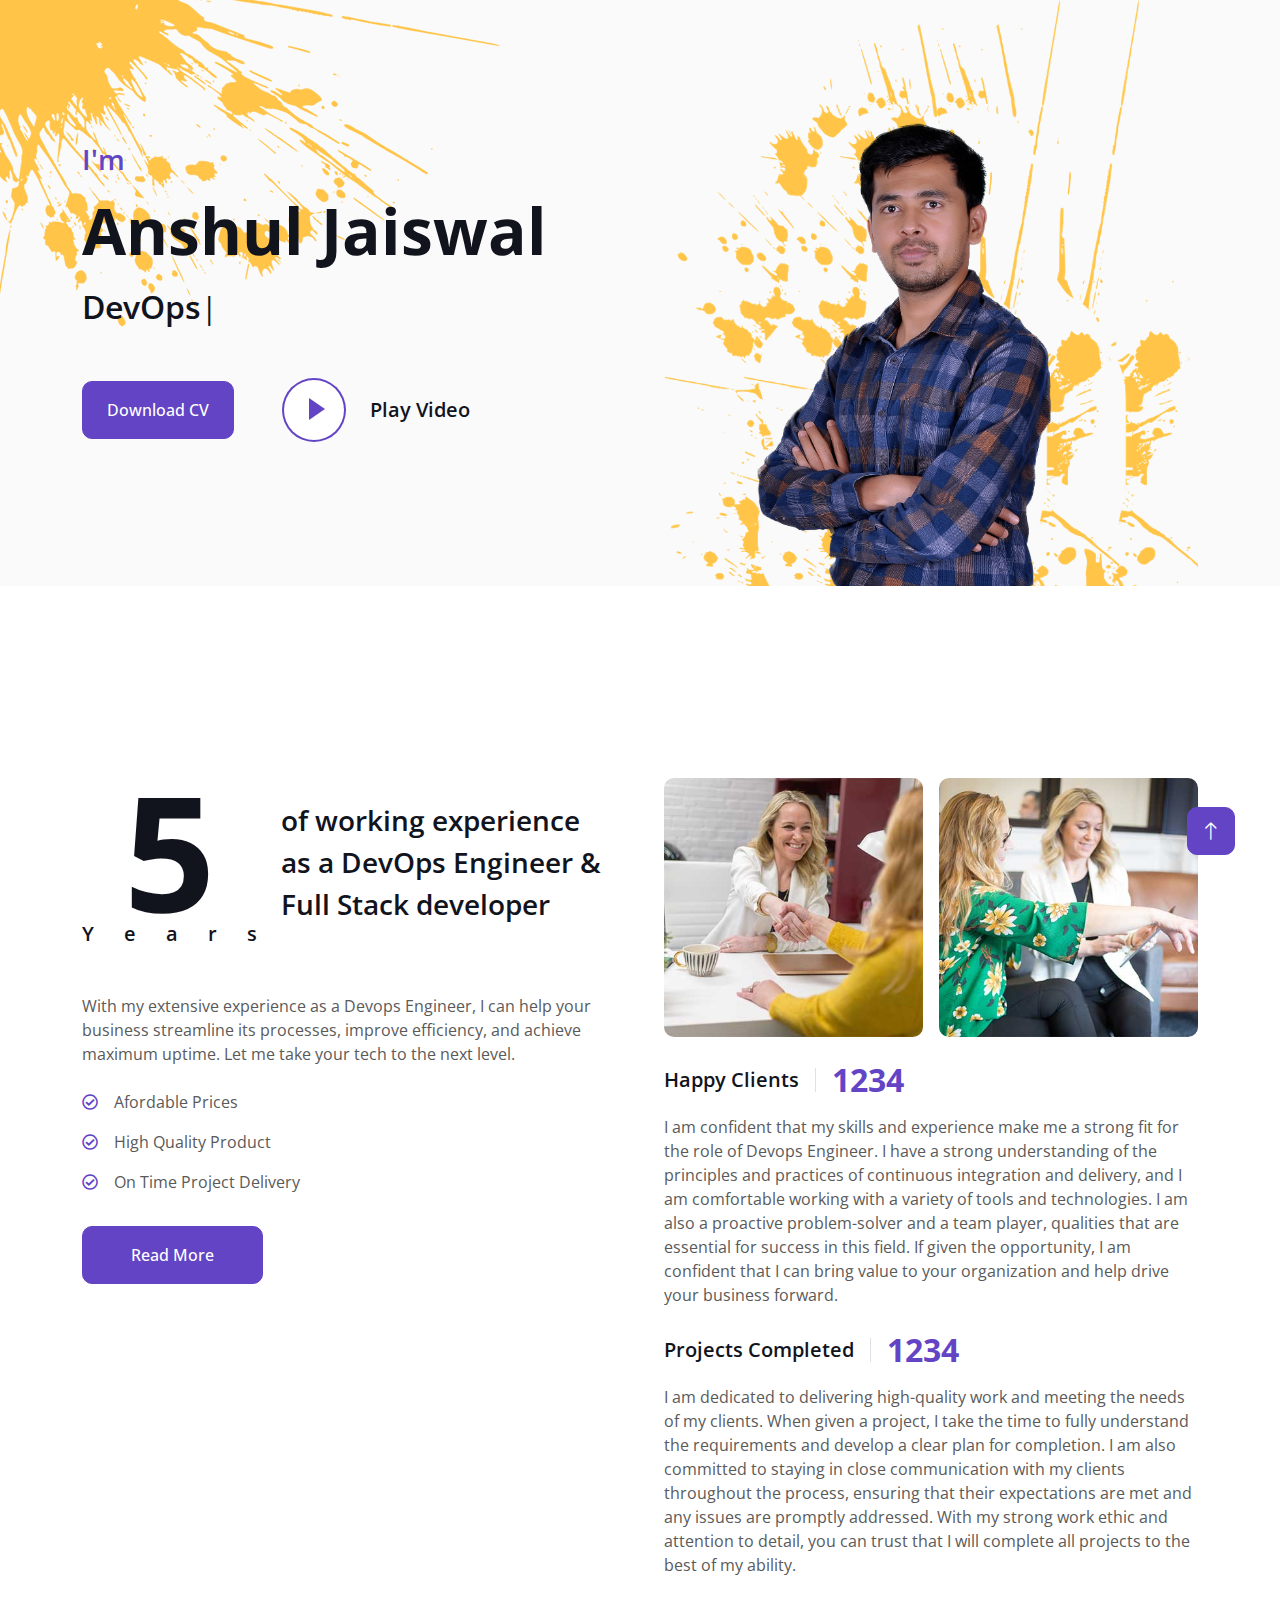
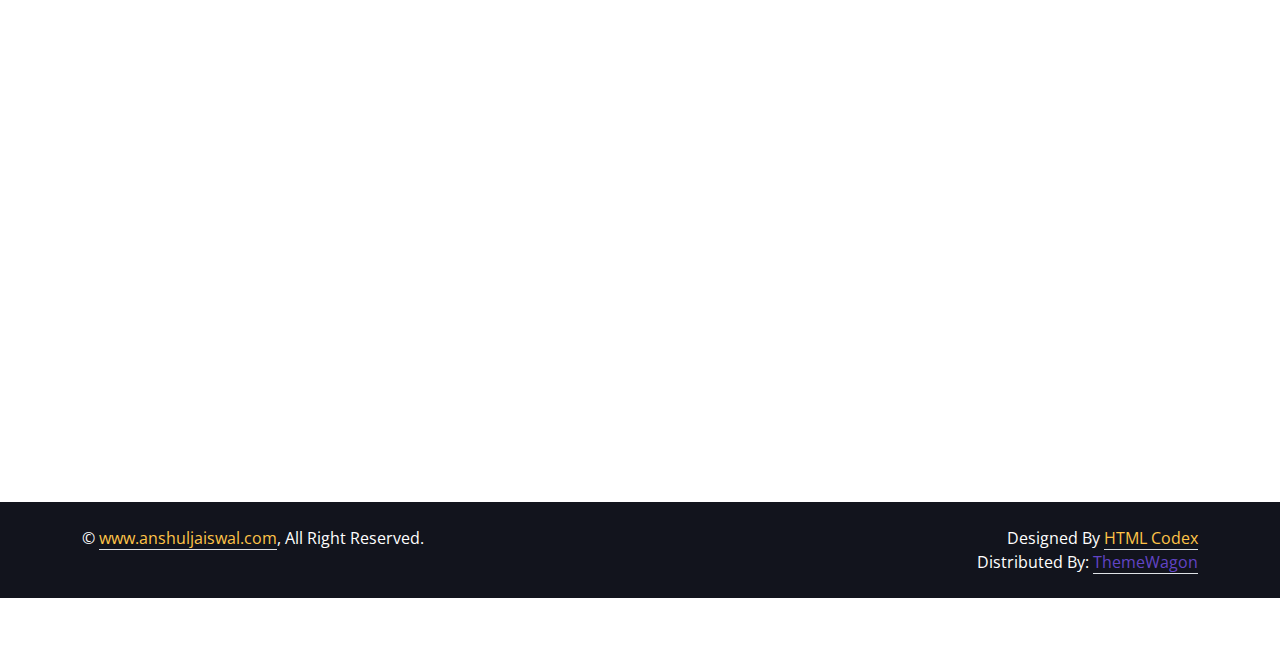
<file: index.html>
<!DOCTYPE html>
<html lang="en">

<head>
    <meta charset="utf-8">
    <title>Anshul Jaiswal - Personal Portfolio Website</title>
    <meta content="width=device-width, initial-scale=1.0" name="viewport">
    <meta content="DevOps Engineer" name="Anshul Jaiswal">
    <meta content="Anshul Jaiswal Portfolio" name="Anshul Jaiswal Portfolio">
    <meta content="Anshul Jaiswal Website" name="Anshul Jaiswal Website">

    <!-- Favicon -->
    <link href="img/favicon.ico" rel="icon">

    <!-- Google Web Fonts -->
    <link rel="preconnect" href="https://fonts.googleapis.com">
    <link rel="preconnect" href="https://fonts.gstatic.com" crossorigin>
    <link href="https://fonts.googleapis.com/css2?family=Open+Sans:wght@400;500;600;700;800&display=swap" rel="stylesheet">

    <!-- Icon Font Stylesheet -->
    <link href="https://cdnjs.cloudflare.com/ajax/libs/font-awesome/5.10.0/css/all.min.css" rel="stylesheet">
    <link href="https://cdn.jsdelivr.net/npm/bootstrap-icons@1.4.1/font/bootstrap-icons.css" rel="stylesheet">

    <!-- Libraries Stylesheet -->
    <link href="lib/animate/animate.min.css" rel="stylesheet">
    <link href="lib/lightbox/css/lightbox.min.css" rel="stylesheet">
    <link href="lib/owlcarousel/assets/owl.carousel.min.css" rel="stylesheet">

    <!-- Customized Bootstrap Stylesheet -->
    <link href="css/bootstrap.min.css" rel="stylesheet">

    <!-- Template Stylesheet -->
    <link href="css/style.css" rel="stylesheet">
</head>

<body data-bs-spy="scroll" data-bs-target=".navbar" data-bs-offset="51">
    <!-- Spinner Start -->
    <div id="spinner" class="show bg-white position-fixed translate-middle w-100 vh-100 top-50 start-50 d-flex align-items-center justify-content-center">
        <div class="spinner-border text-primary" style="width: 3rem; height: 3rem;" role="status">
            <span class="sr-only">Loading...</span>
        </div>
    </div>
    <!-- Spinner End -->


    <!-- Navbar Start -->
    <nav class="navbar navbar-expand-lg bg-white navbar-light fixed-top shadow py-lg-0 px-4 px-lg-5 wow fadeIn" data-wow-delay="0.1s">
        <a href="#" class="navbar-brand d-block d-lg-none">
            <h1 class="text-primary fw-bold m-0">Anshul Jaiswal</h1>
        </a>
        <button type="button" class="navbar-toggler" data-bs-toggle="collapse" data-bs-target="#navbarCollapse">
            <span class="navbar-toggler-icon"></span>
        </button>
        <div class="collapse navbar-collapse justify-content-between py-4 py-lg-0" id="navbarCollapse">
            <div class="navbar-nav ms-auto py-0">
                <a href="#home" class="nav-item nav-link active">Home</a>
                <a href="#about" class="nav-item nav-link">About</a>
                <a href="#skill" class="nav-item nav-link">Skills</a>
                <a href="#service" class="nav-item nav-link">Services</a>
            </div>
            <a href="#" class="navbar-brand bg-secondary py-3 px-4 mx-3 d-none d-lg-block">
                <h1 class="text-primary fw-bold m-0">Anshul Jaiswal</h1>
            </a>
            <div class="navbar-nav me-auto py-0">
                <a href="#project" class="nav-item nav-link">Projects</a>
                <a href="#team" class="nav-item nav-link">Team</a>
                <a href="#testimonial" class="nav-item nav-link">Testimonial</a>
                <a href="#contact" class="nav-item nav-link">Contact</a>
            </div>
        </div>
    </nav>
    <!-- Navbar End -->


    <!-- Header Start -->
    <div class="container-fluid bg-light my-6 mt-0" id="home">
        <div class="container">
            <div class="row g-5 align-items-center">
                <div class="col-lg-6 py-6 pb-0 pt-lg-0">
                    <h3 class="text-primary mb-3">I'm</h3>
                    <h1 class="display-3 mb-3">Anshul Jaiswal</h1>
                    <h2 class="typed-text-output d-inline"></h2>
                    <div class="typed-text d-none">DevOps Engineer, IaaC Developer, Full Stack Developer, Front End Developer</div>
                    <div class="d-flex align-items-center pt-5">
                        <a href="Anshul_Jaiswal_Resume.pdf" class="btn btn-primary py-3 px-4 me-5">Download CV</a>
                        <button type="button" class="btn-play" data-bs-toggle="modal"
                            data-src="https://www.youtube.com/embed/xP9pQeFdOAY" data-bs-target="#videoModal">
                            <span></span>
                        </button>
                        <h5 class="ms-4 mb-0 d-none d-sm-block">Play Video</h5>
                    </div>
                </div>
                <div class="col-lg-6">
                    <img class="img-fluid" src="img/profile.png" alt="">
                </div>
            </div>
        </div>
    </div>
    <!-- Header End -->


    <!-- Video Modal Start -->
    <div class="modal modal-video fade" id="videoModal" tabindex="-1" aria-labelledby="exampleModalLabel" aria-hidden="true">
        <div class="modal-dialog">
            <div class="modal-content rounded-0">
                <div class="modal-header">
                    <h3 class="modal-title" id="exampleModalLabel">Youtube Video</h3>
                    <button type="button" class="btn-close" data-bs-dismiss="modal" aria-label="Close"></button>
                </div>
                <div class="modal-body">
                    <!-- 16:9 aspect ratio -->
                    <div class="ratio ratio-16x9">
                        <iframe class="embed-responsive-item" src="" id="video" allowfullscreen allowscriptaccess="always"
                            allow="autoplay"></iframe>
                    </div>
                </div>
            </div>
        </div>
    </div>
    <!-- Video Modal End -->


    <!-- About Start -->
    <div class="container-xxl py-6" id="about">
        <div class="container">
            <div class="row g-5">
                <div class="col-lg-6 wow fadeInUp" data-wow-delay="0.1s">
                    <div class="d-flex align-items-center mb-5">
                        <div class="years flex-shrink-0 text-center me-4">
                            <h1 class="display-1 mb-0">5</h1>
                            <h5 class="mb-0">Years</h5>
                        </div>
                        <h3 class="lh-base mb-0">of working experience as a DevOps Engineer & Full Stack developer</h3>
                    </div>
                    <p class="mb-4">With my extensive experience as a Devops Engineer, I can help your business streamline its processes, improve efficiency, and achieve maximum uptime. Let me take your tech to the next level.</p>
                    <p class="mb-3"><i class="far fa-check-circle text-primary me-3"></i>Afordable Prices</p>
                    <p class="mb-3"><i class="far fa-check-circle text-primary me-3"></i>High Quality Product</p>
                    <p class="mb-3"><i class="far fa-check-circle text-primary me-3"></i>On Time Project Delivery</p>
                    <a class="btn btn-primary py-3 px-5 mt-3" href="">Read More</a>
                </div>
                <div class="col-lg-6 wow fadeInUp" data-wow-delay="0.5s">
                    <div class="row g-3 mb-4">
                        <div class="col-sm-6">
                            <img class="img-fluid rounded" src="img/about-1.jpg" alt="">
                        </div>
                        <div class="col-sm-6">
                            <img class="img-fluid rounded" src="img/about-2.jpg" alt="">
                        </div>
                    </div>
                    <div class="d-flex align-items-center mb-3">
                        <h5 class="border-end pe-3 me-3 mb-0">Happy Clients</h5>
                        <h2 class="text-primary fw-bold mb-0" data-toggle="counter-up">1234</h2>
                    </div>
                    <p class="mb-4">I am confident that my skills and experience make me a strong fit for the role of Devops Engineer. I have a strong understanding of the principles and practices of continuous integration and delivery, and I am comfortable working with a variety of tools and technologies. I am also a proactive problem-solver and a team player, qualities that are essential for success in this field. If given the opportunity, I am confident that I can bring value to your organization and help drive your business forward.</p>
                    <div class="d-flex align-items-center mb-3">
                        <h5 class="border-end pe-3 me-3 mb-0">Projects Completed</h5>
                        <h2 class="text-primary fw-bold mb-0" data-toggle="counter-up">1234</h2>
                    </div>
                    <p class="mb-0">I am dedicated to delivering high-quality work and meeting the needs of my clients. When given a project, I take the time to fully understand the requirements and develop a clear plan for completion. I am also committed to staying in close communication with my clients throughout the process, ensuring that their expectations are met and any issues are promptly addressed. With my strong work ethic and attention to detail, you can trust that I will complete all projects to the best of my ability.</p>
                </div>
            </div>
        </div>
    </div>
    <!-- About End -->


    <!-- Expertise Start -->
    <div class="container-xxl py-6 pb-5" id="skill">
        <div class="container">
            <div class="row g-5">
                <div class="col-lg-6 wow fadeInUp" data-wow-delay="0.1s">
                    <h1 class="display-5 mb-5">Skills & Experience</h1>
                    <p class="mb-4">I am a Devops Engineer with a strong background in continuous integration and delivery, infrastructure automation, and cloud deployment. I have a proven track record of implementing successful automation solutions and improving development processes. My skills and experience make me an asset to any team looking to improve efficiency and achieve maximum uptime.</p>
                    <h3 class="mb-4">My Skills</h3>
                    <div class="row align-items-center">
                        <div class="col-md-6">
                            <div class="skill mb-4">
                                <div class="d-flex justify-content-between">
                                    <h6 class="font-weight-bold">HTML</h6>
                                    <h6 class="font-weight-bold">95%</h6>
                                </div>
                                <div class="progress">
                                    <div class="progress-bar bg-primary" role="progressbar" aria-valuenow="95" aria-valuemin="0" aria-valuemax="100"></div>
                                </div>
                            </div>
                            <div class="skill mb-4">
                                <div class="d-flex justify-content-between">
                                    <h6 class="font-weight-bold">CSS</h6>
                                    <h6 class="font-weight-bold">85%</h6>
                                </div>
                                <div class="progress">
                                    <div class="progress-bar bg-warning" role="progressbar" aria-valuenow="85" aria-valuemin="0" aria-valuemax="100"></div>
                                </div>
                            </div>
                            <div class="skill mb-4">
                                <div class="d-flex justify-content-between">
                                    <h6 class="font-weight-bold">PHP</h6>
                                    <h6 class="font-weight-bold">90%</h6>
                                </div>
                                <div class="progress">
                                    <div class="progress-bar bg-danger" role="progressbar" aria-valuenow="90" aria-valuemin="0" aria-valuemax="100"></div>
                                </div>
                            </div>
                        </div>
                        <div class="col-md-6">
                            <div class="skill mb-4">
                                <div class="d-flex justify-content-between">
                                    <h6 class="font-weight-bold">Javascript</h6>
                                    <h6 class="font-weight-bold">90%</h6>
                                </div>
                                <div class="progress">
                                    <div class="progress-bar bg-danger" role="progressbar" aria-valuenow="90" aria-valuemin="0" aria-valuemax="100"></div>
                                </div>
                            </div>
                            <div class="skill mb-4">
                                <div class="d-flex justify-content-between">
                                    <h6 class="font-weight-bold">Angular JS</h6>
                                    <h6 class="font-weight-bold">95%</h6>
                                </div>
                                <div class="progress">
                                    <div class="progress-bar bg-dark" role="progressbar" aria-valuenow="95" aria-valuemin="0" aria-valuemax="100"></div>
                                </div>
                            </div>
                            <div class="skill mb-4">
                                <div class="d-flex justify-content-between">
                                    <h6 class="font-weight-bold">Wordpress</h6>
                                    <h6 class="font-weight-bold">85%</h6>
                                </div>
                                <div class="progress">
                                    <div class="progress-bar bg-info" role="progressbar" aria-valuenow="85" aria-valuemin="0" aria-valuemax="100"></div>
                                </div>
                            </div>
                        </div>
                    </div>
                </div>
                <div class="col-lg-6 wow fadeInUp" data-wow-delay="0.5s">
                    <ul class="nav nav-pills rounded border border-2 border-primary mb-5">
                        <li class="nav-item w-50">
                            <button class="nav-link w-100 py-3 fs-5 active" data-bs-toggle="pill" href="#tab-1">Experience</button>
                        </li>
                        <li class="nav-item w-50">
                            <button class="nav-link w-100 py-3 fs-5" data-bs-toggle="pill" href="#tab-2">Education</button>
                        </li>
                    </ul>
                    <div class="tab-content">
                        <div id="tab-1" class="tab-pane fade show p-0 active">
                            <div class="row gy-5 gx-4">
                                <div class="col-sm-6">
                                    <h5>UI Designer</h5>
                                    <hr class="text-primary my-2">
                                    <p class="text-primary mb-1">2000 - 2045</p>
                                    <h6 class="mb-0">Apex Software Inc</h6>
                                </div>
                                <div class="col-sm-6">
                                    <h5>Product Designer</h5>
                                    <hr class="text-primary my-2">
                                    <p class="text-primary mb-1">2000 - 2045</p>
                                    <h6 class="mb-0">Apex Software Inc</h6>
                                </div>
                                <div class="col-sm-6">
                                    <h5>Web Designer</h5>
                                    <hr class="text-primary my-2">
                                    <p class="text-primary mb-1">2000 - 2045</p>
                                    <h6 class="mb-0">Apex Software Inc</h6>
                                </div>
                                <div class="col-sm-6">
                                    <h5>Apps Designer</h5>
                                    <hr class="text-primary my-2">
                                    <p class="text-primary mb-1">2000 - 2045</p>
                                    <h6 class="mb-0">Apex Software Inc</h6>
                                </div>
                            </div>
                        </div>
                        <div id="tab-2" class="tab-pane fade show p-0">
                            <div class="row gy-5 gx-4">
                                <div class="col-sm-6">
                                    <h5>UI Design Course</h5>
                                    <hr class="text-primary my-2">
                                    <p class="text-primary mb-1">2000 - 2045</p>
                                    <h6 class="mb-0">Cambridge University</h6>
                                </div>
                                <div class="col-sm-6">
                                    <h5>IOS Development</h5>
                                    <hr class="text-primary my-2">
                                    <p class="text-primary mb-1">2000 - 2045</p>
                                    <h6 class="mb-0">Cambridge University</h6>
                                </div>
                                <div class="col-sm-6">
                                    <h5>Web Design</h5>
                                    <hr class="text-primary my-2">
                                    <p class="text-primary mb-1">2000 - 2045</p>
                                    <h6 class="mb-0">Cambridge University</h6>
                                </div>
                                <div class="col-sm-6">
                                    <h5>Apps Design</h5>
                                    <hr class="text-primary my-2">
                                    <p class="text-primary mb-1">2000 - 2045</p>
                                    <h6 class="mb-0">Cambridge University</h6>
                                </div>
                            </div>
                        </div>
                    </div>
                </div>
            </div>
        </div>
    </div>
    <!-- Expertise End -->


    <!-- Service Start -->
    <div class="container-fluid bg-light my-5 py-6" id="service">
        <div class="container">
            <div class="row g-5 mb-5 wow fadeInUp" data-wow-delay="0.1s">
                <div class="col-lg-6">
                    <h1 class="display-5 mb-0">My Services</h1>
                </div>
                <div class="col-lg-6 text-lg-end">
                    <a class="btn btn-primary py-3 px-5" href="mailto:contact@anshuljaiswal.com">Hire Me</a>
                </div>
            </div>
            <div class="row g-4">
                <div class="col-lg-6 wow fadeInUp" data-wow-delay="0.1s">
                    <div class="service-item d-flex flex-column flex-sm-row bg-white rounded h-100 p-4 p-lg-5">
                        <div class="bg-icon flex-shrink-0 mb-3">
                            <i class="fa fa-crop-alt fa-2x text-dark"></i>
                        </div>
                        <div class="ms-sm-4">
                            <h4 class="mb-3">Creative Design</h4>
                            <h6 class="mb-3">Start from <span class="text-primary">$199</span></h6>
                            <span>Stet lorem dolor diam amet vero eos. No stet est diam amet diam ipsum. Clita dolor duo clita sit sed sit dolor eos.</span>
                        </div>
                    </div>
                </div>
                <div class="col-lg-6 wow fadeInUp" data-wow-delay="0.3s">
                    <div class="service-item d-flex flex-column flex-sm-row bg-white rounded h-100 p-4 p-lg-5">
                        <div class="bg-icon flex-shrink-0 mb-3">
                            <i class="fa fa-code-branch fa-2x text-dark"></i>
                        </div>
                        <div class="ms-sm-4">
                            <h4 class="mb-3">Graphic Design</h4>
                            <h6 class="mb-3">Start from <span class="text-primary">$199</span></h6>
                            <span>Stet lorem dolor diam amet vero eos. No stet est diam amet diam ipsum. Clita dolor duo clita sit sed sit dolor eos.</span>
                        </div>
                    </div>
                </div>
                <div class="col-lg-6 wow fadeInUp" data-wow-delay="0.1s">
                    <div class="service-item d-flex flex-column flex-sm-row bg-white rounded h-100 p-4 p-lg-5">
                        <div class="bg-icon flex-shrink-0 mb-3">
                            <i class="fa fa-code fa-2x text-dark"></i>
                        </div>
                        <div class="ms-sm-4">
                            <h4 class="mb-3">Web Design</h4>
                            <h6 class="mb-3">Start from <span class="text-primary">$199</span></h6>
                            <span>Stet lorem dolor diam amet vero eos. No stet est diam amet diam ipsum. Clita dolor duo clita sit sed sit dolor eos.</span>
                        </div>
                    </div>
                </div>
                <div class="col-lg-6 wow fadeInUp" data-wow-delay="0.3s">
                    <div class="service-item d-flex flex-column flex-sm-row bg-white rounded h-100 p-4 p-lg-5">
                        <div class="bg-icon flex-shrink-0 mb-3">
                            <i class="fa fa-laptop-code fa-2x text-dark"></i>
                        </div>
                        <div class="ms-sm-4">
                            <h4 class="mb-3">UI/UX Design</h4>
                            <h6 class="mb-3">Start from <span class="text-primary">$199</span></h6>
                            <span>Stet lorem dolor diam amet vero eos. No stet est diam amet diam ipsum. Clita dolor duo clita sit sed sit dolor eos.</span>
                        </div>
                    </div>
                </div>
            </div>
        </div>
    </div>
    <!-- Service End -->


    <!-- Projects Start -->
    <div class="container-xxl py-6 pt-5" id="project">
        <div class="container">
            <div class="row g-5 mb-5 align-items-center wow fadeInUp" data-wow-delay="0.1s">
                <div class="col-lg-6">
                    <h1 class="display-5 mb-0">My Projects</h1>
                </div>
                <div class="col-lg-6 text-lg-end">
                    <ul class="list-inline mx-n3 mb-0" id="portfolio-flters">
                        <li class="mx-3 active" data-filter="*">All Projects</li>
                        <li class="mx-3" data-filter=".first">UI/UX Design</li>
                        <li class="mx-3" data-filter=".second">Graphic Design</li>
                    </ul>
                </div>
            </div>
            <div class="row g-4 portfolio-container wow fadeInUp" data-wow-delay="0.1s">
                <div class="col-lg-4 col-md-6 portfolio-item first">
                    <div class="portfolio-img rounded overflow-hidden">
                        <img class="img-fluid" src="img/project-1.jpg" alt="">
                        <div class="portfolio-btn">
                            <a class="btn btn-lg-square btn-outline-secondary border-2 mx-1" href="img/project-1.jpg" data-lightbox="portfolio"><i class="fa fa-eye"></i></a>
                            <a class="btn btn-lg-square btn-outline-secondary border-2 mx-1" href=""><i class="fa fa-link"></i></a>
                        </div>
                    </div>
                </div>
                <div class="col-lg-4 col-md-6 portfolio-item second">
                    <div class="portfolio-img rounded overflow-hidden">
                        <img class="img-fluid" src="img/project-2.jpg" alt="">
                        <div class="portfolio-btn">
                            <a class="btn btn-lg-square btn-outline-secondary border-2 mx-1" href="img/project-2.jpg" data-lightbox="portfolio"><i class="fa fa-eye"></i></a>
                            <a class="btn btn-lg-square btn-outline-secondary border-2 mx-1" href=""><i class="fa fa-link"></i></a>
                        </div>
                    </div>
                </div>
                <div class="col-lg-4 col-md-6 portfolio-item first">
                    <div class="portfolio-img rounded overflow-hidden">
                        <img class="img-fluid" src="img/project-3.jpg" alt="">
                        <div class="portfolio-btn">
                            <a class="btn btn-lg-square btn-outline-secondary border-2 mx-1" href="img/project-3.jpg" data-lightbox="portfolio"><i class="fa fa-eye"></i></a>
                            <a class="btn btn-lg-square btn-outline-secondary border-2 mx-1" href=""><i class="fa fa-link"></i></a>
                        </div>
                    </div>
                </div>
                <div class="col-lg-4 col-md-6 portfolio-item second">
                    <div class="portfolio-img rounded overflow-hidden">
                        <img class="img-fluid" src="img/project-4.jpg" alt="">
                        <div class="portfolio-btn">
                            <a class="btn btn-lg-square btn-outline-secondary border-2 mx-1" href="img/project-4.jpg" data-lightbox="portfolio"><i class="fa fa-eye"></i></a>
                            <a class="btn btn-lg-square btn-outline-secondary border-2 mx-1" href=""><i class="fa fa-link"></i></a>
                        </div>
                    </div>
                </div>
                <div class="col-lg-4 col-md-6 portfolio-item first">
                    <div class="portfolio-img rounded overflow-hidden">
                        <img class="img-fluid" src="img/project-5.jpg" alt="">
                        <div class="portfolio-btn">
                            <a class="btn btn-lg-square btn-outline-secondary border-2 mx-1" href="img/project-5.jpg" data-lightbox="portfolio"><i class="fa fa-eye"></i></a>
                            <a class="btn btn-lg-square btn-outline-secondary border-2 mx-1" href=""><i class="fa fa-link"></i></a>
                        </div>
                    </div>
                </div>
                <div class="col-lg-4 col-md-6 portfolio-item second">
                    <div class="portfolio-img rounded overflow-hidden">
                        <img class="img-fluid" src="img/project-6.jpg" alt="">
                        <div class="portfolio-btn">
                            <a class="btn btn-lg-square btn-outline-secondary border-2 mx-1" href="img/project-6.jpg" data-lightbox="portfolio"><i class="fa fa-eye"></i></a>
                            <a class="btn btn-lg-square btn-outline-secondary border-2 mx-1" href=""><i class="fa fa-link"></i></a>
                        </div>
                    </div>
                </div>
            </div>
        </div>
    </div>
    <!-- Projects End -->


    <!-- Team Start -->
    <div class="container-xxl py-6 pb-5" id="team">
        <div class="container">
            <div class="row g-5 mb-5 wow fadeInUp" data-wow-delay="0.1s">
                <div class="col-lg-6">
                    <h1 class="display-5 mb-0">Team Members</h1>
                </div>
                <div class="col-lg-6 text-lg-end">
                    <a class="btn btn-primary py-3 px-5" href="mailto:contact@anshuljaiswal.com">Contact Us</a>
                </div>
            </div>
            <div class="row g-4">
                <div class="col-lg-4 col-md-6 wow fadeInUp" data-wow-delay="0.1s">
                    <div class="team-item position-relative">
                        <img class="img-fluid rounded" src="img/team-1.jpg" alt="">
                        <div class="team-text bg-white rounded-end p-4">
                            <div>
                                <h5>Full Name</h5>
                                <span>Designer</span>
                            </div>
                            <i class="fa fa-arrow-right fa-2x text-primary"></i>
                        </div>
                    </div>
                </div>
                <div class="col-lg-4 col-md-6 wow fadeInUp" data-wow-delay="0.3s">
                    <div class="team-item position-relative">
                        <img class="img-fluid rounded" src="img/team-2.jpg" alt="">
                        <div class="team-text bg-white rounded-end p-4">
                            <div>
                                <h5>Full Name</h5>
                                <span>Designer</span>
                            </div>
                            <i class="fa fa-arrow-right fa-2x text-primary"></i>
                        </div>
                    </div>
                </div>
                <div class="col-lg-4 col-md-6 wow fadeInUp" data-wow-delay="0.5s">
                    <div class="team-item position-relative">
                        <img class="img-fluid rounded" src="img/team-3.jpg" alt="">
                        <div class="team-text bg-white rounded-end p-4">
                            <div>
                                <h5>Full Name</h5>
                                <span>Designer</span>
                            </div>
                            <i class="fa fa-arrow-right fa-2x text-primary"></i>
                        </div>
                    </div>
                </div>
            </div>
        </div>
    </div>
    <!-- Team End -->


    <!-- Testimonial Start -->
    <div class="container-fluid bg-light py-5 my-5" id="testimonial">
        <div class="container-fluid py-5">
            <h1 class="display-5 text-center mb-5 wow fadeInUp" data-wow-delay="0.1s">Testimonial</h1>
            <div class="row justify-content-center">
                <div class="col-lg-3 d-none d-lg-block">
                    <div class="testimonial-left h-100">
                        <img class="img-fluid wow fadeIn" data-wow-delay="0.1s" src="img/testimonial-1.jpg" alt="">
                        <img class="img-fluid wow fadeIn" data-wow-delay="0.3s" src="img/testimonial-2.jpg" alt="">
                        <img class="img-fluid wow fadeIn" data-wow-delay="0.5s" src="img/testimonial-3.jpg" alt="">
                    </div>
                </div>
                <div class="col-lg-6 wow fadeInUp" data-wow-delay="0.5s">
                    <div class="owl-carousel testimonial-carousel">
                        <div class="testimonial-item text-center">
                            <div class="position-relative mb-5">
                                <img class="img-fluid rounded-circle border border-secondary p-2 mx-auto" src="img/testimonial-1.jpg" alt="">
                                <div class="testimonial-icon">
                                    <i class="fa fa-quote-left text-primary"></i>
                                </div>
                            </div>
                            <p class="fs-5 fst-italic">Dolores sed duo clita tempor justo dolor et stet lorem kasd labore dolore lorem ipsum. At lorem lorem magna ut et, nonumy et labore et tempor diam tempor erat.</p>
                            <hr class="w-25 mx-auto">
                            <h5>Client Name</h5>
                            <span>Profession</span>
                        </div>
                        <div class="testimonial-item text-center">
                            <div class="position-relative mb-5">
                                <img class="img-fluid rounded-circle border border-secondary p-2 mx-auto" src="img/testimonial-2.jpg" alt="">
                                <div class="testimonial-icon">
                                    <i class="fa fa-quote-left text-primary"></i>
                                </div>
                            </div>
                            <p class="fs-5 fst-italic">Dolores sed duo clita tempor justo dolor et stet lorem kasd labore dolore lorem ipsum. At lorem lorem magna ut et, nonumy et labore et tempor diam tempor erat.</p>
                            <hr class="w-25 mx-auto">
                            <h5>Client Name</h5>
                            <span>Profession</span>
                        </div>
                        <div class="testimonial-item text-center">
                            <div class="position-relative mb-5">
                                <img class="img-fluid rounded-circle border border-secondary p-2 mx-auto" src="img/testimonial-3.jpg" alt="">
                                <div class="testimonial-icon">
                                    <i class="fa fa-quote-left text-primary"></i>
                                </div>
                            </div>
                            <p class="fs-5 fst-italic">Dolores sed duo clita tempor justo dolor et stet lorem kasd labore dolore lorem ipsum. At lorem lorem magna ut et, nonumy et labore et tempor diam tempor erat.</p>
                            <hr class="w-25 mx-auto">
                            <h5>Client Name</h5>
                            <span>Profession</span>
                        </div>
                    </div>
                </div>
                <div class="col-lg-3 d-none d-lg-block">
                    <div class="testimonial-right h-100">
                        <img class="img-fluid wow fadeIn" data-wow-delay="0.1s" src="img/testimonial-1.jpg" alt="">
                        <img class="img-fluid wow fadeIn" data-wow-delay="0.3s" src="img/testimonial-2.jpg" alt="">
                        <img class="img-fluid wow fadeIn" data-wow-delay="0.5s" src="img/testimonial-3.jpg" alt="">
                    </div>
                </div>
            </div>
        </div>
    </div>
    <!-- Testimonial End -->


    <!-- Contact Start -->
    <div class="container-xxl pb-5" id="contact">
        <div class="container py-5">
            <div class="row g-5 mb-5 wow fadeInUp" data-wow-delay="0.1s">
                <div class="col-lg-6">
                    <h1 class="display-5 mb-0">Let's Work Together</h1>
                </div>
                <div class="col-lg-6 text-lg-end">
                    <a class="btn btn-primary py-3 px-5" href="mailto:contact@anshuljaiswal.com">Say Hello</a>
                </div>
            </div>
            <div class="row g-5">
                <div class="col-lg-5 col-md-6 wow fadeInUp" data-wow-delay="0.1s">
                    <p class="mb-2">My office:</p>
                    <h3 class="fw-bold">14 D Street, JayarajNagar Banglore, India</h3>
                    <hr class="w-100">
                    <p class="mb-2">Call me:</p>
                    <h3 class="fw-bold">+91 94047 83424</h3>
                    <hr class="w-100">
                    <p class="mb-2">Mail me:</p>
                    <h3 class="fw-bold">contact@anshuljaiswal.com</h3>
                    <hr class="w-100">
                    <p class="mb-2">Follow me:</p>
                    <div class="d-flex pt-2">
                        <a class="btn btn-square btn-primary me-2" target="_blank" href="https://www.twitter.com/anshul_official/"><i class="fab fa-twitter"></i></a>
                        <a class="btn btn-square btn-primary me-2" target="_blank" href="https://www.github.com/anshuljaiswal/"><i class="fab fa-github"></i></a>
                        <a class="btn btn-square btn-primary me-2" target="_blank" href="https://www.youtube.com/channel/UCbLpq5k3SdMA8Mm00GRLFdg/"><i class="fab fa-youtube"></i></a>
                        <a class="btn btn-square btn-primary me-2" target="_blank" href="https://www.instagram.com/anshul_official/"><i class="fab fa-instagram"></i></a>
                        <a class="btn btn-square btn-primary me-2" target="_blank" href="https://www.linkedin.com/in/anshulajofficial/"><i class="fab fa-linkedin-in"></i></a>
                    </div>
                </div>
                <div class="col-lg-7 col-md-6 wow fadeInUp" data-wow-delay="0.5s">
                    <p class="mb-4">The contact form is currently inactive.</a>.</p>
                    <form>
                        <div class="row g-3">
                            <div class="col-md-6">
                                <div class="form-floating">
                                    <input type="text" class="form-control" id="name" placeholder="Your Name">
                                    <label for="name">Your Name</label>
                                </div>
                            </div>
                            <div class="col-md-6">
                                <div class="form-floating">
                                    <input type="email" class="form-control" id="email" placeholder="Your Email">
                                    <label for="email">Your Email</label>
                                </div>
                            </div>
                            <div class="col-12">
                                <div class="form-floating">
                                    <input type="text" class="form-control" id="subject" placeholder="Subject">
                                    <label for="subject">Subject</label>
                                </div>
                            </div>
                            <div class="col-12">
                                <div class="form-floating">
                                    <textarea class="form-control" placeholder="Leave a message here" id="message" style="height: 100px"></textarea>
                                    <label for="message">Message</label>
                                </div>
                            </div>
                            <div class="col-12">
                                <button class="btn btn-primary py-3 px-5" type="submit">Send Message</button>
                            </div>
                        </div>
                    </form>
                </div>
            </div>
        </div>
    </div>
    <!-- Contact End -->


    <!-- Map Start -->
    <div class="container-xxl pt-5 px-0 wow fadeInUp" data-wow-delay="0.1s">
        <div class="container-xxl pt-5 px-0">
            <div class="bg-dark">
                <iframe
                src="https://www.google.com/maps/embed?pb=!1m18!1m12!1m3!1d3888.185076716327!2d77.61450261563193!3d12.960006018637179!2m3!1f0!2f0!3f0!3m2!1i1024!2i768!4f13.1!3m3!1m2!1s0x3bae142f00db8705%3A0x17896649d019a81!2sJayaraj%20Nagar%2C%20Neelasandra%2C%20Bengaluru%2C%20Karnataka%20560047!5e0!3m2!1sen!2sin!4v1671375038083!5m2!1sen!2sin"
                frameborder="0" style="width: 100%; height: 450px; border:0;" allowfullscreen="" aria-hidden="false"
                tabindex="0"></iframe>
            </div>
        </div>
    </div>
    <!-- Map End -->


    <!-- Copyright Start -->
    <div class="container-fluid bg-dark text-white py-4">
            <div class="container">
                <div class="row">
                    <div class="col-md-6 text-center text-md-start mb-3 mb-md-0">
                        &copy; <a class="border-bottom text-secondary" href="#">www.anshuljaiswal.com</a>, All Right Reserved.
                    </div>
                    <div class="col-md-6 text-center text-md-end">
                        <!--/*** This template is free as long as you keep the footer author’s credit link/attribution link/backlink. If you'd like to use the template without the footer author’s credit link/attribution link/backlink, you can purchase the Credit Removal License from "https://htmlcodex.com/credit-removal". Thank you for your support. ***/-->
                        Designed By <a class="border-bottom text-secondary" href="https://htmlcodex.com">HTML Codex</a>
                        <br>Distributed By: <a class="border-bottom" href="https://themewagon.com" target="_blank">ThemeWagon</a>
                    </div>
                </div>
            </div>
        </div>
    </div>
    <!-- Copyright End -->


    <!-- Back to Top -->
    <a href="#" class="btn btn-lg btn-primary btn-lg-square back-to-top"><i class="bi bi-arrow-up"></i></a>


    <!-- JavaScript Libraries -->
    <script src="https://code.jquery.com/jquery-3.4.1.min.js"></script>
    <script src="https://cdn.jsdelivr.net/npm/bootstrap@5.0.0/dist/js/bootstrap.bundle.min.js"></script>
    <script src="lib/wow/wow.min.js"></script>
    <script src="lib/easing/easing.min.js"></script>
    <script src="lib/waypoints/waypoints.min.js"></script>
    <script src="lib/typed/typed.min.js"></script>
    <script src="lib/counterup/counterup.min.js"></script>
    <script src="lib/owlcarousel/owl.carousel.min.js"></script>
    <script src="lib/isotope/isotope.pkgd.min.js"></script>
    <script src="lib/lightbox/js/lightbox.min.js"></script>

    <!-- Template Javascript -->
    <script src="js/main.js"></script>
</body>

</html>
</file>
<file: css/style.css>
/********** Template CSS **********/
:root {
    --primary: #6244C5;
    --secondary: #FFC448;
    --light: #FAFAFB;
    --dark: #12141D;
}

.back-to-top {
    position: fixed;
    display: none;
    right: 45px;
    bottom: 45px;
    z-index: 99;
}

.my-6 {
    margin-top: 6rem;
    margin-bottom: 6rem;
}

.py-6 {
    padding-top: 6rem;
    padding-bottom: 6rem;
}


/*** Spinner ***/
#spinner {
    opacity: 0;
    visibility: hidden;
    transition: opacity .5s ease-out, visibility 0s linear .5s;
    z-index: 99999;
}

#spinner.show {
    transition: opacity .5s ease-out, visibility 0s linear 0s;
    visibility: visible;
    opacity: 1;
}


/*** Button ***/
.btn {
    font-weight: 500;
    transition: .5s;
}

.btn.btn-primary,
.btn.btn-secondary {
    color: #FFFFFF;
}

.btn-square {
    width: 38px;
    height: 38px;
}

.btn-sm-square {
    width: 32px;
    height: 32px;
}

.btn-lg-square {
    width: 48px;
    height: 48px;
}

.btn-square,
.btn-sm-square,
.btn-lg-square {
    padding: 0;
    display: flex;
    align-items: center;
    justify-content: center;
    font-weight: normal;
}


/*** Navbar ***/
.navbar.fixed-top {
    display: none;
    transition: .5s;
}

.navbar .navbar-nav .nav-link {
    padding: 20px 15px;
    color: var(--dark);
    font-size: 18px;
    font-weight: 600;
    outline: none;
}

.navbar .navbar-nav .nav-link:hover,
.navbar .navbar-nav .nav-link.active {
    color: var(--primary);
}

@media (max-width: 991.98px) {
    .navbar .navbar-nav .nav-link  {
        padding: 10px 0;
    }
}


/*** Header ***/
#home {
    margin-bottom: 6rem;
    background: url(../img/bg-header.png) left top no-repeat;
}

.typed-cursor {
    font-size: 30px;
    color: var(--dark);
}

.btn-play {
    position: relative;
    display: block;
    box-sizing: content-box;
    width: 16px;
    height: 26px;
    border-radius: 100%;
    border: none;
    outline: none !important;
    padding: 18px 20px 20px 28px;
    background: var(--primary);
}

.btn-play:before {
    content: "";
    position: absolute;
    z-index: 0;
    left: 50%;
    top: 50%;
    transform: translateX(-50%) translateY(-50%);
    display: block;
    width: 60px;
    height: 60px;
    background: var(--primary);
    border-radius: 100%;
    animation: pulse-border 1500ms ease-out infinite;
}

.btn-play:after {
    content: "";
    position: absolute;
    z-index: 1;
    left: 50%;
    top: 50%;
    transform: translateX(-50%) translateY(-50%);
    display: block;
    width: 60px;
    height: 60px;
    background: #FFFFFF;
    border-radius: 100%;
    transition: all 200ms;
}

.btn-play span {
    display: block;
    position: relative;
    z-index: 3;
    width: 0;
    height: 0;
    left: -1px;
    border-left: 16px solid var(--primary);
    border-top: 11px solid transparent;
    border-bottom: 11px solid transparent;
}

@keyframes pulse-border {
    0% {
        transform: translateX(-50%) translateY(-50%) translateZ(0) scale(1);
        opacity: 1;
    }

    100% {
        transform: translateX(-50%) translateY(-50%) translateZ(0) scale(2);
        opacity: 0;
    }
}

.modal-video .modal-dialog {
    position: relative;
    max-width: 800px;
    margin: 60px auto 0 auto;
}

.modal-video .modal-body {
    position: relative;
    padding: 0px;
}

.modal-video .close {
    position: absolute;
    width: 30px;
    height: 30px;
    right: 0px;
    top: -30px;
    z-index: 999;
    font-size: 30px;
    font-weight: normal;
    color: #FFFFFF;
    background: #000000;
    opacity: 1;
}


/*** About ***/
#about .years .display-1 {
    font-size: 10rem;
    line-height: 9rem;
}

#about .years h5 {
    letter-spacing: 30px;
    margin-right: -30px;
}


/*** Skills ***/
#skill .progress {
    height: 5px;
    border-radius: 5px;
}

#skill .progress .progress-bar {
    width: 0px;
    border-radius: 5px;
    transition: 3s;
}

#skill .nav-pills .nav-link {
    color: var(--dark);
}

#skill .nav-pills .nav-link.active {
    color: #FFFFFF;
}

#skill .tab-content hr {
    width: 30px;
}


/*** Service ***/
.service-item .bg-icon {
    width: 100px;
    height: 100px;
    display: flex;
    align-items: center;
    justify-content: center;
    background: url(../img/bg-icon.png) center center no-repeat;
    background-size: cover;
}


/*** Project Portfolio ***/
#portfolio-flters li {
    display: inline-block;
    font-weight: 500;
    color: var(--dark);
    cursor: pointer;
    transition: .5s;
    border-bottom: 2px solid transparent;
}

#portfolio-flters li:hover,
#portfolio-flters li.active {
    color: var(--primary);
    border-color: var(--primary);
}

.portfolio-img {
    position: relative;
}

.portfolio-btn {
    position: absolute;
    width: 100%;
    height: 100%;
    top: 0;
    left: 0;
    background: rgba(98, 68, 197, .9);
    display: flex;
    align-items: flex-end;
    justify-content: flex-start;
    padding: 30px;
    padding-bottom: 100px !important;
    opacity: 0;
    transition: .5s;
}

.portfolio-item:hover .portfolio-btn {
    opacity: 1;
    padding-bottom: 30px !important;
}


/*** Team ***/
.team-item img {
    transition: .5s;
}

.team-item:hover img {
    opacity: .7;
}

.team-item .team-text {
    position: absolute;
    left: 0;
    right: 60px;
    bottom: 30px;
    display: flex;
    align-items: center;
    justify-content: space-between;
    opacity: 0;
    transition: .5s;
}

.team-item:hover .team-text {
    right: 30px;
    opacity: 1;
}

.team-item .team-text div {
    transition: .5s;
}

.team-item:hover .team-text div {
    margin-left: 30px;
}


/*** Testimonial ***/
.testimonial-left,
.testimonial-right {
    position: relative;
}

.testimonial-left img,
.testimonial-right img {
    position: absolute;
    padding: 5px;
    border: 1px solid var(--secondary);
    border-radius: 70px;
}

.testimonial-left img:nth-child(1),
.testimonial-right img:nth-child(3) {
    width: 70px;
    height: 70px;
    top: 10%;
    left: 50%;
    transform: translateX(-50%);
}

.testimonial-left img:nth-child(2),
.testimonial-right img:nth-child(2) {
    width: 60px;
    height: 60px;
    top: 50%;
    left: 10%;
    transform: translateY(-50%);
}

.testimonial-left img:nth-child(3),
.testimonial-right img:nth-child(1) {
    width: 50px;
    height: 50px;
    bottom: 10%;
    right: 10%;
}

.testimonial-carousel .owl-item img {
    width: 120px;
    height: 120px;
}

.testimonial-carousel .testimonial-icon {
    position: absolute;
    width: 40px;
    height: 40px;
    left: 50%;
    bottom: -15px;
    transform: translateX(-50%);
    display: flex;
    align-items: center;
    justify-content: center;
    background: #FFFFFF;
    border: 1px solid var(--secondary);
    border-radius: 60px;
}

.testimonial-carousel .owl-dots {
    height: 40px;
    margin-top: 25px;
    display: flex;
    align-items: center;
    justify-content: center;
}

.testimonial-carousel .owl-dot {
    position: relative;
    display: inline-block;
    margin: 0 5px;
    width: 30px;
    height: 30px;
    background: #FFFFFF;
    border: 2px solid var(--secondary);
    border-radius: 30px;
    transition: .5s;
}

.testimonial-carousel .owl-dot::after {
    position: absolute;
    content: "";
    width: 16px;
    height: 16px;
    top: 5px;
    left: 5px;
    border-radius: 16px;
    background: var(--secondary);
    transition: .5s;
}

.testimonial-carousel .owl-dot.active::after {
    background: var(--primary);
}
</file>
